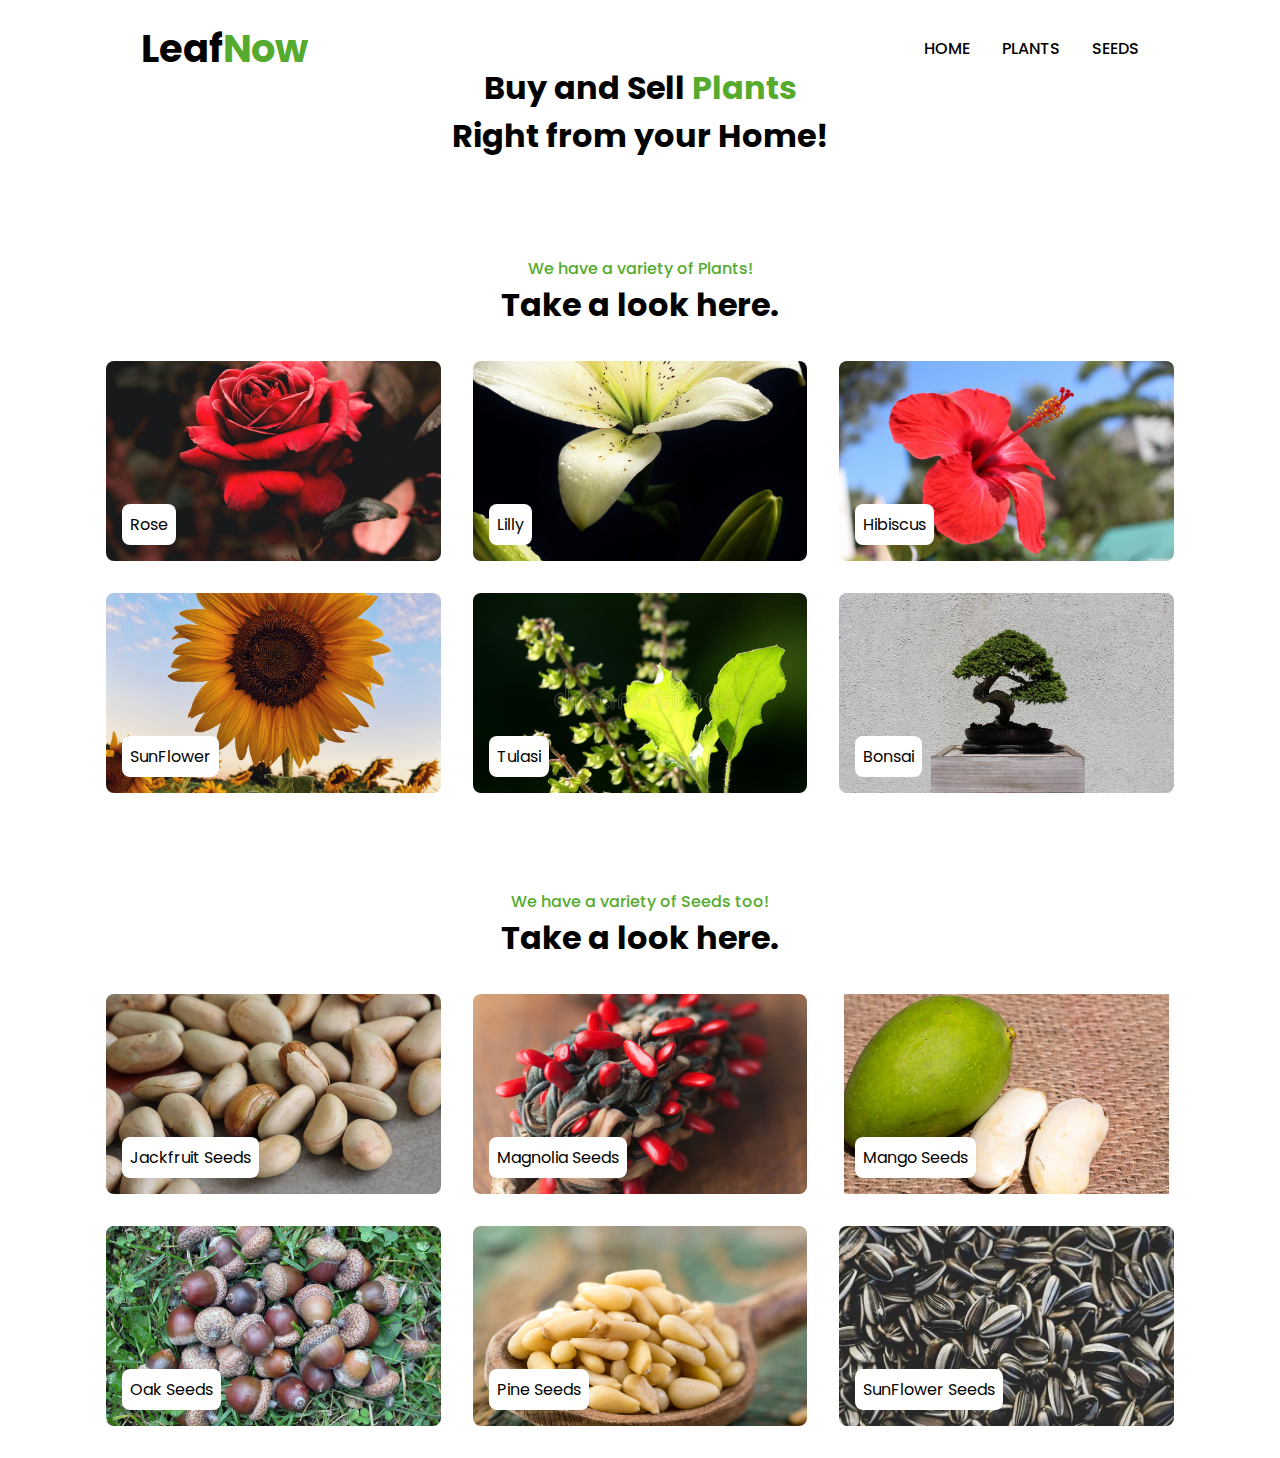
<file: login2/buy.html>
<!DOCTYPE html>
<html>
<head>
	<meta charset="utf-8">
	<meta name="viewport" content="width=device-width, initial-scale=1">
	<title>BUY Plants and Seeds!</title>
	<link rel="stylesheet" type="text/css" href="buy.css">
    <link href='https://unpkg.com/boxicons@2.1.2/css/boxicons.min.css' rel='stylesheet'>
</head>
<body>
<!-- navbar-->
     <header>
     	<!-- nav container-->
     	 <div class="nav container">
     	                                <!--logo -->
     	 <a href="#" class="logo"><h1>Leaf<span>Now</span></h1></a>
     	  <ul class="navbar">
     		<li><a href="web2.php">Home</a></li>
     		<li><a href="#plants">Plants</a></li>
     		<li><a href="#seeds">Seeds</a></li>
     	 </ul>
     	</div>

     </header>
<!--home section-->     
     <section class="home">
        <div class="home-text">
        	<h1>Buy and Sell <span>Plants</span><br> Right from your Home!</h1>
        	
        </div>	
     </section>
     <section class="plants" id="plants">               <!--plants section-->
          <div class="heading">
               <span>We have a variety of Plants!</span>
               <h1>Take a look here.</h1>
          </div>
          <div class="plants-container container">
               <div class="box">
                    <img src="img/plants/rose.jpg">
                    <h2>Rose</h2>
               </div>
               <div class="box">
                    <img src="img/plants/lilly.jpg">
                    <h2>Lilly</h2>
               </div>
               <div class="box">
                    <img src="img/plants/hibiscus.jpg">
                    <h2>Hibiscus</h2>
               </div>
               <div class="box">
                    <img src="img/plants/sunflower.jpg">
                    <h2>SunFlower</h2>
               </div>
               <div class="box">
                    <img src="img/plants/tulsi.jpg">
                    <h2>Tulasi</h2>
               </div>
               <div class="box">
                    <img src="img/plants/bonsai.jpg">
                    <h2>Bonsai</h2>
               </div>
               
          </div>
     </section>
<section class="seeds" id="seeds">               <!--plants section-->
          <div class="heading">
               <span>We have a variety of Seeds too!</span>
               <h1>Take a look here.</h1>
          </div>
          <div class="plants-container container">
               <div class="box">
                    <img src="img/seeds/jackfruitseed.jpg">
                    <h2>Jackfruit Seeds</h2>
               </div>
               <div class="box">
                    <img src="img/seeds/magnolia.jpg">
                    <h2>Magnolia Seeds</h2>
               </div>
               <div class="box">
                    <img src="img/seeds/mangoseed.jpg">
                    <h2>Mango Seeds</h2>
               </div>
               <div class="box">
                    <img src="img/seeds/oakseed.jpg">
                    <h2>Oak Seeds</h2>
               </div>
               <div class="box">
                    <img src="img/seeds/pineseed.jpg">
                    <h2>Pine Seeds</h2>
               </div>
               <div class="box">
                    <img src="img/seeds/sunflowerseed.jpg">
                    <h2>SunFlower Seeds</h2>
               </div>
               
          </div>
     </section>

     <!--link to js-->
     <script src="buy.js"></script>
</body>
</html>
</file>
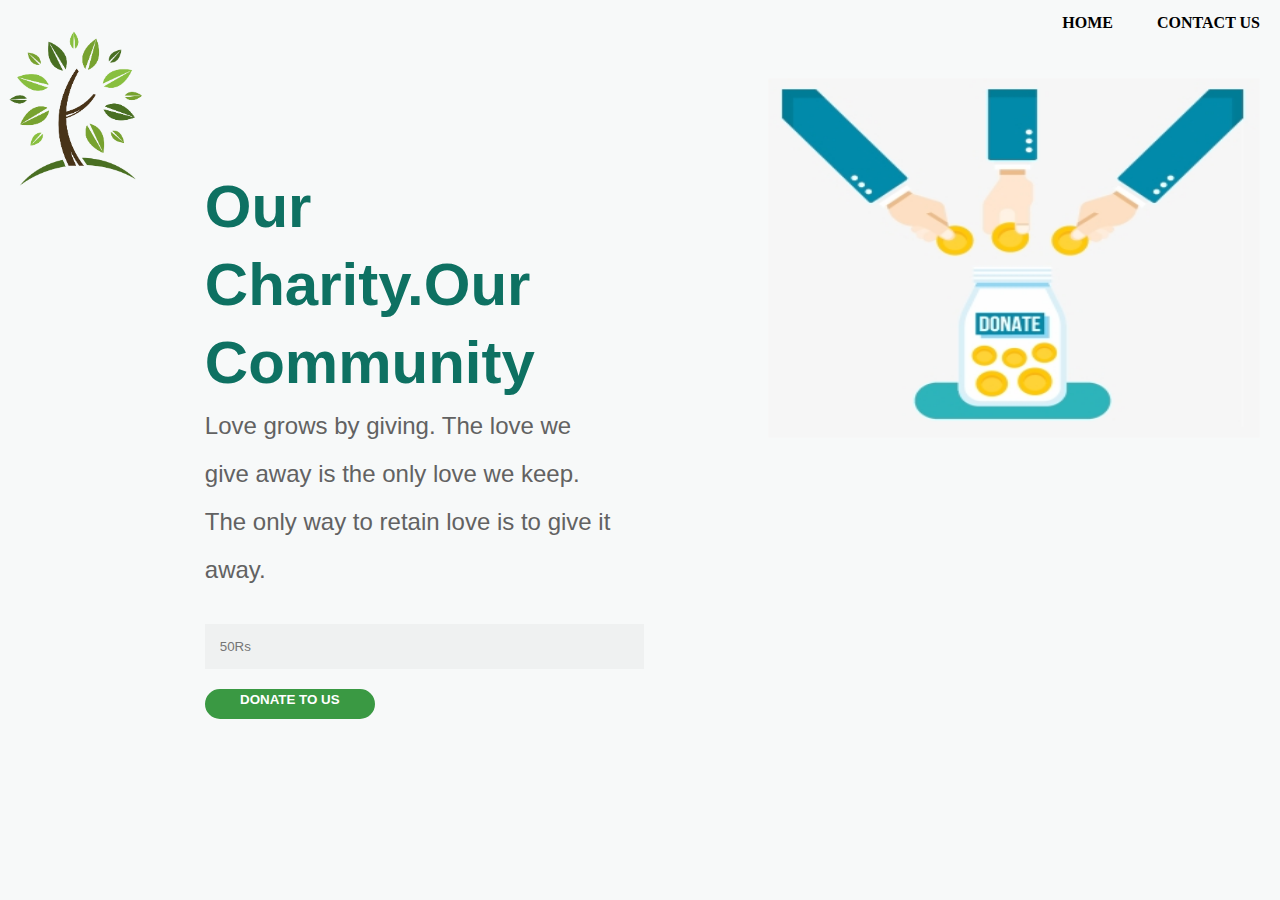
<file: login2/donate1.html>
<!DOCTYPE html>
<html lang="en">
<head>
    <meta charset="UTF-8">
    <meta http-equiv="X-UA-Compatible" content="IE=edge">
    <meta name="viewport" content="width=device-width, initial-scale=1.0">
    <title>Donations</title>
    <link rel="stylesheet" href="donate1.css">
</head>
<body>
    <br>
    
    <div id="main_wrapper">
        <nav>
            <div id = "menu">
                
                <img src="tree3.png">
                <ul>
                    <li> <a href ="web2.php">Home</a></li>
                    <li><a href = "contact1.html">Contact Us</a></li>         
                </ul>
        
            </div>
        </nav>
        <div id="content">
            <div class="text">
                <h1>Our Charity.Our Community</h1>
                <p>
                    Love grows by giving. The love we give away is the only love we keep. The only way to retain love is to give it away.
                </p>
                <input type ="text" placeholder="50Rs">
                
                   <a href="payment.html"><button> donate to us</button></a>
                
            </div>
            <div class="image">
                <img src="donate.png" alt="">
            </div>
        </div>
       
            
            
            
            
    </div>
    
</body>
</html>
</file>
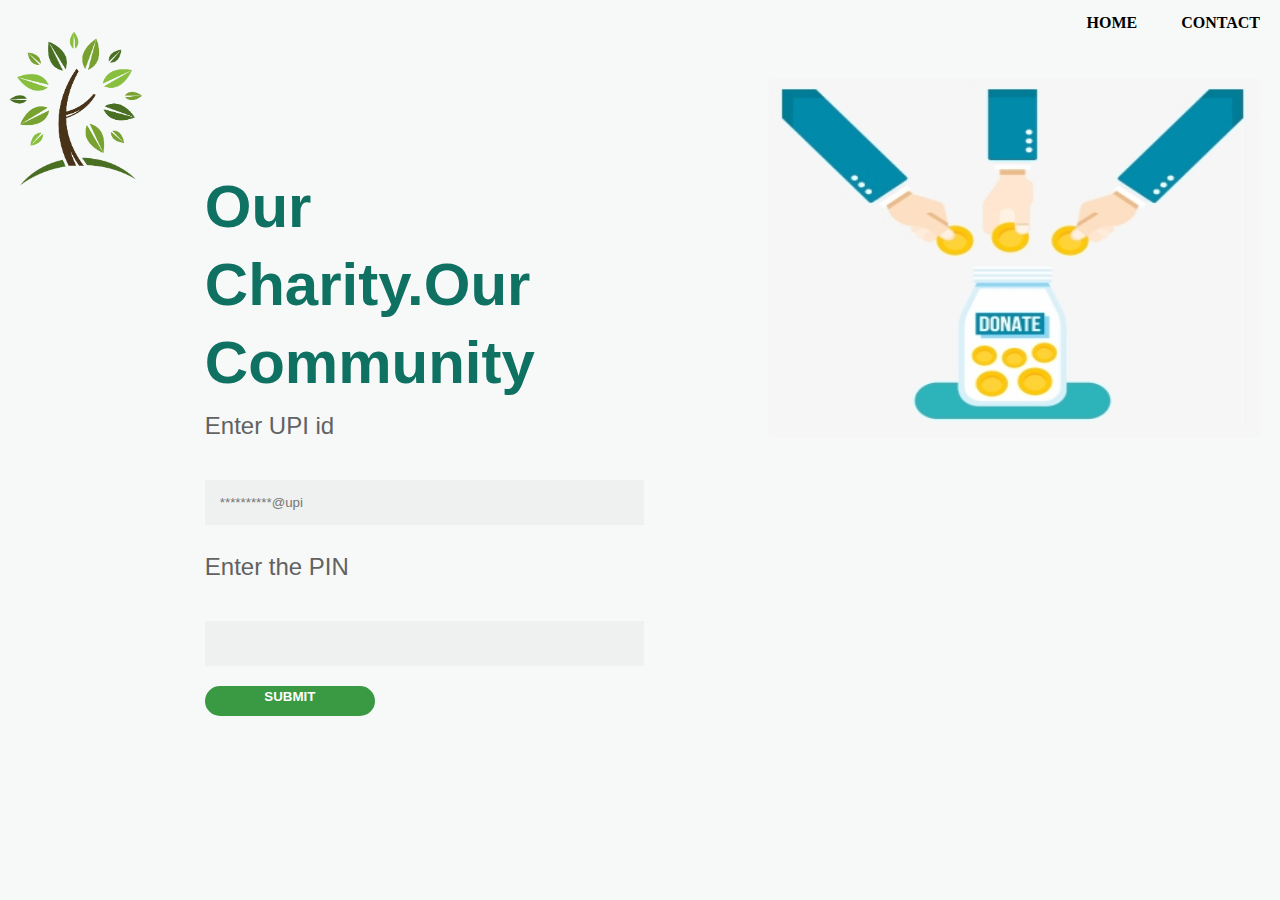
<file: login2/payment.html>
<!DOCTYPE html>
<html lang="en">
<head>
    <meta charset="UTF-8">
    <meta http-equiv="X-UA-Compatible" content="IE=edge">
    <meta name="viewport" content="width=device-width, initial-scale=1.0">
    <title>Donations</title>
    <link rel="stylesheet" href="donate1.css">
</head>
<body>
    <br>
    
    <div id="main_wrapper">
        <nav>
            <div id = "menu">
                
            <img src="tree3.png">
                <ul>
                    <li> <a href ="web2.php">Home</a></li>
                    <li><a href = "contact1.html">Contact</a></li>
                   
                </ul>
        
        </div>
        </nav>
        <div id="content">
            
            <div class="text">
                <h1>Our Charity.Our Community</h1>
                <p>
                    Enter UPI id
                </p>
                <input type ="text" placeholder="**********@upi">
                <br>
                <br>
                <p>
                    Enter the PIN
                </p>
                <input type ="text" placeholder="">
                
                   <a href="print1.php"><button> Submit</button></a>
                
            </div>
            <div class="image">
                <img src="donate.png" alt="">
            </div>
        </div>
    
</body>
</html>
</file>
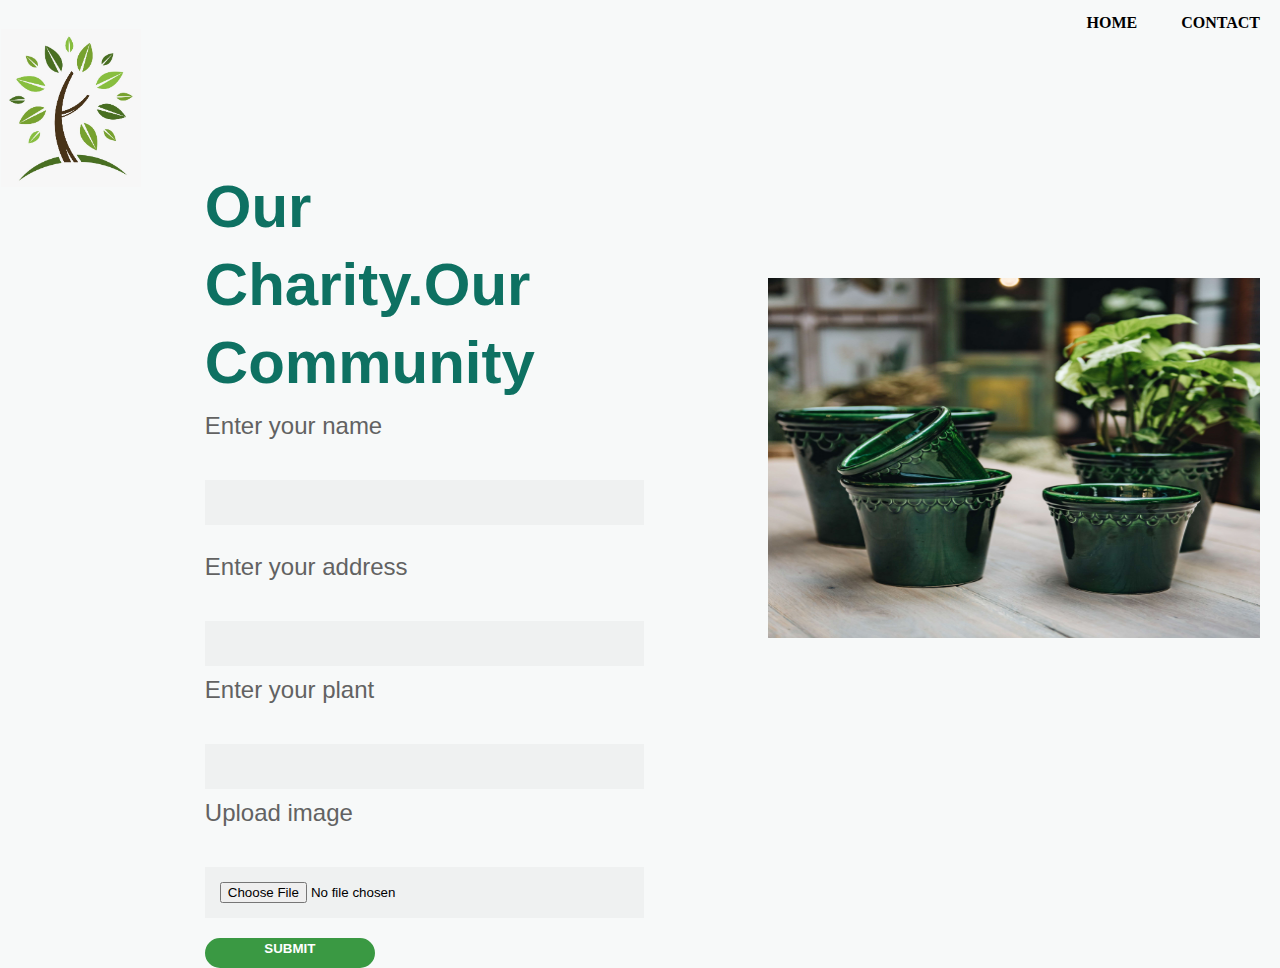
<file: login2/sell.html>
<!DOCTYPE html>
<html lang="en">
<head>
    <meta charset="UTF-8">
    <meta http-equiv="X-UA-Compatible" content="IE=edge">
    <meta name="viewport" content="width=device-width, initial-scale=1.0">
    <title>Donations</title>
    <link rel="stylesheet" href="sell.css">
</head>
<body>
    <br>
    
    <div id="main_wrapper">
        <nav>
            <div id = "menu">
                
            <img src="logo6.png">
                <ul>
                    <li> <a href ="web2.php">Home</a></li>
                    <li><a href = "contact1.html">Contact</a></li>
                   
                </ul>
        
        </div>
        </nav>
        <div id="content">
            
            <div class="text">
                <h1>Our Charity.Our Community</h1>
                <p>
                    Enter your name
                </p>
                <input type ="text" placeholder="">
                <br>
                <br>
                <p>
                    Enter your address
                </p>
                <input type ="text" placeholder="">
        
                   <p>
                    Enter your plant
                </p>
                <input type ="text" placeholder="">
            
                <p>
                    Upload image 
                </p>
                <input type ="file" placeholder="">
                <a href="#"><button class="btn1"> Submit</button></a>
            </div>
        
            <div class="image">
                <img src="sell.jpg" alt="">
            </div>
        </div>
    
</body>
</html>
</file>
<file: login2/buy.css>
@import url('https://fonts.googleapis.com/css2?family=Poppins:wght@400;500;600;700&display=swap');
*{
	font-family: 'Poppins', sans-serif;
	margin: 0;
	padding: 0;
	scroll-padding-top: 1rem;
	scroll-behavior: smooth;
	list-style: none;
	text-decoration: none;
	box-sizing: border-box;
}
:root{
	--main-color: #56ab2f;
	--text-color: #020102;
	--bg--color: #fff;
}

section{
	padding: 4rem 0 2rem;
	text-align: left;
}

img{
	width: 100%;
}

body{
	color: var(--text-color);
}

.container{
	max-width: 1068px;
	margin-left: auto;
	margin-right: auto;	
}

header{
	display: block;
	width: 100%;
	position: absolute;
	top: 0;
    left: 0;
    z-index: 100;
}

.nav{
	display: flex;
	align-items: center;
	justify-content: space-between;
	padding: 20px 35px;
}

#menu-icon{
	font-size: 24px;
	cursor: pointer;
	color: var(--text-color);
	display: none;
}

.logo{
	font-size: 1.2rem;
	font-weight: 700;
	color: var(--text-color);
}

.logo span{
	color: var(--main-color);
}

.navbar{
	display: flex;
	column-gap: 2rem;
}

.navbar a{
	color: var(--text-color);
	font-size: 1rem;
	text-transform: uppercase;
	font-weight: 500;
}

.navbar a:hover{
	color: var(--main-color);
	border-bottom: 3px solid var(--main-color);   
}


.home .home-text span{
	color: var(--main-color);
}
.home .home-text {
	text-align: center;
}
.heading{
	text-align: center;
}
.heading span{
   font-weight: 500;
   color: var(--main-color);
}

.plants-container{
	display: flex;
	flex-wrap: wrap;
	gap: 2rem;
	margin-top: 2rem;
}

.plants-container .box{
	flex: 1 1 17rem;
	position: relative;
	height: 200px;
	border-radius: 0.5rem;
	overflow: hidden;
}

.plants-container .box img{
	width: 100%;
	height: 100%;
	object-fit: cover;
	overflow: hidden;
}

.plants-container .box img:hover{
	transform: scale(1.1);
	transition: 0.5s;
	cursor: pointer;
}
.plants-container .box h2{
	position: absolute;
	bottom: 1rem;
	left: 1rem;
	font-weight: 400;
	font-size: 1rem;
	background: var(--bg--color);
	padding: 8px;
    border-radius: 0.5rem;
}

.plants-container .box:hover h2{
	background: var(--main-color);
	color: var(--bg--color);
	cursor: pointer;
}
</file>
<file: login2/donate1.css>
*{
  margin:0;
  padding:0;  
}
body{
    background-color:#f7f9f9;
}
#menu{
 display: flex;
 justify-content: space-between;
 align-items: center;
 width: 100%;
 height: 120px;
 margin-top: 30px;
}
#menu img{
    
    height: auto;
    width: 150px;
    margin-left:1px;
}
#menu ul li{
    list-style:none;
    display: inline;
}
#menu ul li a{
    display: inline-block;
    font-size:Montserrat;
    text-transform: uppercase;
    text-decoration: none;
    background-color: inherit;
    height: 250px;
    padding:10px 20px;
    line-height: 80px;
    font-weight: bold;
    color: #000;
    transition: color 0.5s linear;
}
#menu ul li a:hover{
    color: coral;
}
#content{
    margin:0 auto ;
    width: 80%;
    display: flex;
    justify-content: space-around;
}
.text{
    margin: top 120px;
    font-family: 'Franklin Gothic Medium', 'Arial Narrow', Arial, sans-serif;
    position: relative;
    width: 40%;

}
.image{
    position: relative;
    width:30%;
}
.image img{
    position:absolute;
    width: 160%;
    height: 360px;
    top: -90px;

}
.text h1{
    color:#0e7162;
    font-size :60px;
    line-height: 1.3em;
}
.text p{
    color:#626262;
    font-size: 24px;
    line-height: 2em;
}
.text input{
    margin-top: 30px;
    width: 100%;
    border:none;
    padding:15px;
    background-color: #eff1f1;
    cursor: pointer;
}
button{
    float: none;
    width: 170px;
    border-radius: 50px;
    padding-bottom: 15px;
    padding-bottom: 15px;
    text-align: center;
    text-transform: capitalize;
    color:#fff;
    height: 30px;
    text-transform: uppercase;
    font-weight: 800;
    display: inline-block;
    margin-top: 20px;
    border:3px solid #3A9943;
    background-image: linear-gradient(30deg,#3A9943 50%,transparent 50%);
    background-size: 500px;
    background-repeat: no-repeat;
    background-position: 0%;
    cursor: pointer;
    transition: background 300ms ease-in-out;

}
button:hover{
    background-position: 100%;
    color:#c266d3;
}
</file>
<file: login2/sell.css>
*{
    margin:0;
    padding:0;  
  }
  body{
      background-color:#f7f9f9;
  }
  #menu{
   display: flex;
   justify-content: space-between;
   align-items: center;
   width: 100%;
   height: 120px;
   margin-top: 30px;
  }
  #menu img{
      
      height: auto;
      width: 140px;
      margin-left:1px;
  }
  #menu ul li{
      list-style:none;
      display: inline;
  }
  #menu ul li a{
      display: inline-block;
      font-size:Montserrat;
      text-transform: uppercase;
      text-decoration: none;
      background-color: inherit;
      height: 250px;
      padding:10px 20px;
      line-height: 80px;
      font-weight: bold;
      color: #000;
      transition: color 0.5s linear;
  }
  #menu ul li a:hover{
      color: coral;
  }
  #content{
      margin:0 auto ;
      width: 80%;
      display: flex;
      justify-content: space-around;
  }
  .text{
      margin: top 120px;
      font-family: 'Franklin Gothic Medium', 'Arial Narrow', Arial, sans-serif;
      position: relative;
      width: 40%;
  
  }
  .image{
      position: relative;
      width:30%;
  }
  .image img{
      position:absolute;
      width: 160%;
      height: 360px;
      top: 110px;
  
  }
  .text h1{
      color:#0e7162;
      font-size :60px;
      line-height: 1.3em;
  }
  .text p{
      color:#626262;
      font-size: 24px;
      line-height: 2em;
  }
  .text input{
      margin-top: 30px;
      width: 100%;
      border:none;
      padding:15px;
      background-color: #eff1f1;
      cursor: pointer;
  }
  button{
      float:none;
      width: 170px;
      border-radius: 50px;
      padding-bottom: 15px;
      padding-bottom: 15px;
      text-align: center;
      text-transform: capitalize;
      color:#fff;
      height: 30px;
      text-transform: uppercase;
      font-weight: 800;
      display: inline-block;
      margin-top: 20px;
      border:3px solid #3A9943;
      background-image: linear-gradient(30deg,#3A9943 50%,transparent 50%);
      background-size: 500px;
      background-repeat: no-repeat;
      background-position: 0%;
      cursor: pointer;
      transition: background 300ms ease-in-out;
  
  }
  button:hover{
      background-position: 100%;
      color:#c266d3;
  }
  .btn1{
    align-items: center;
  }
</file>
